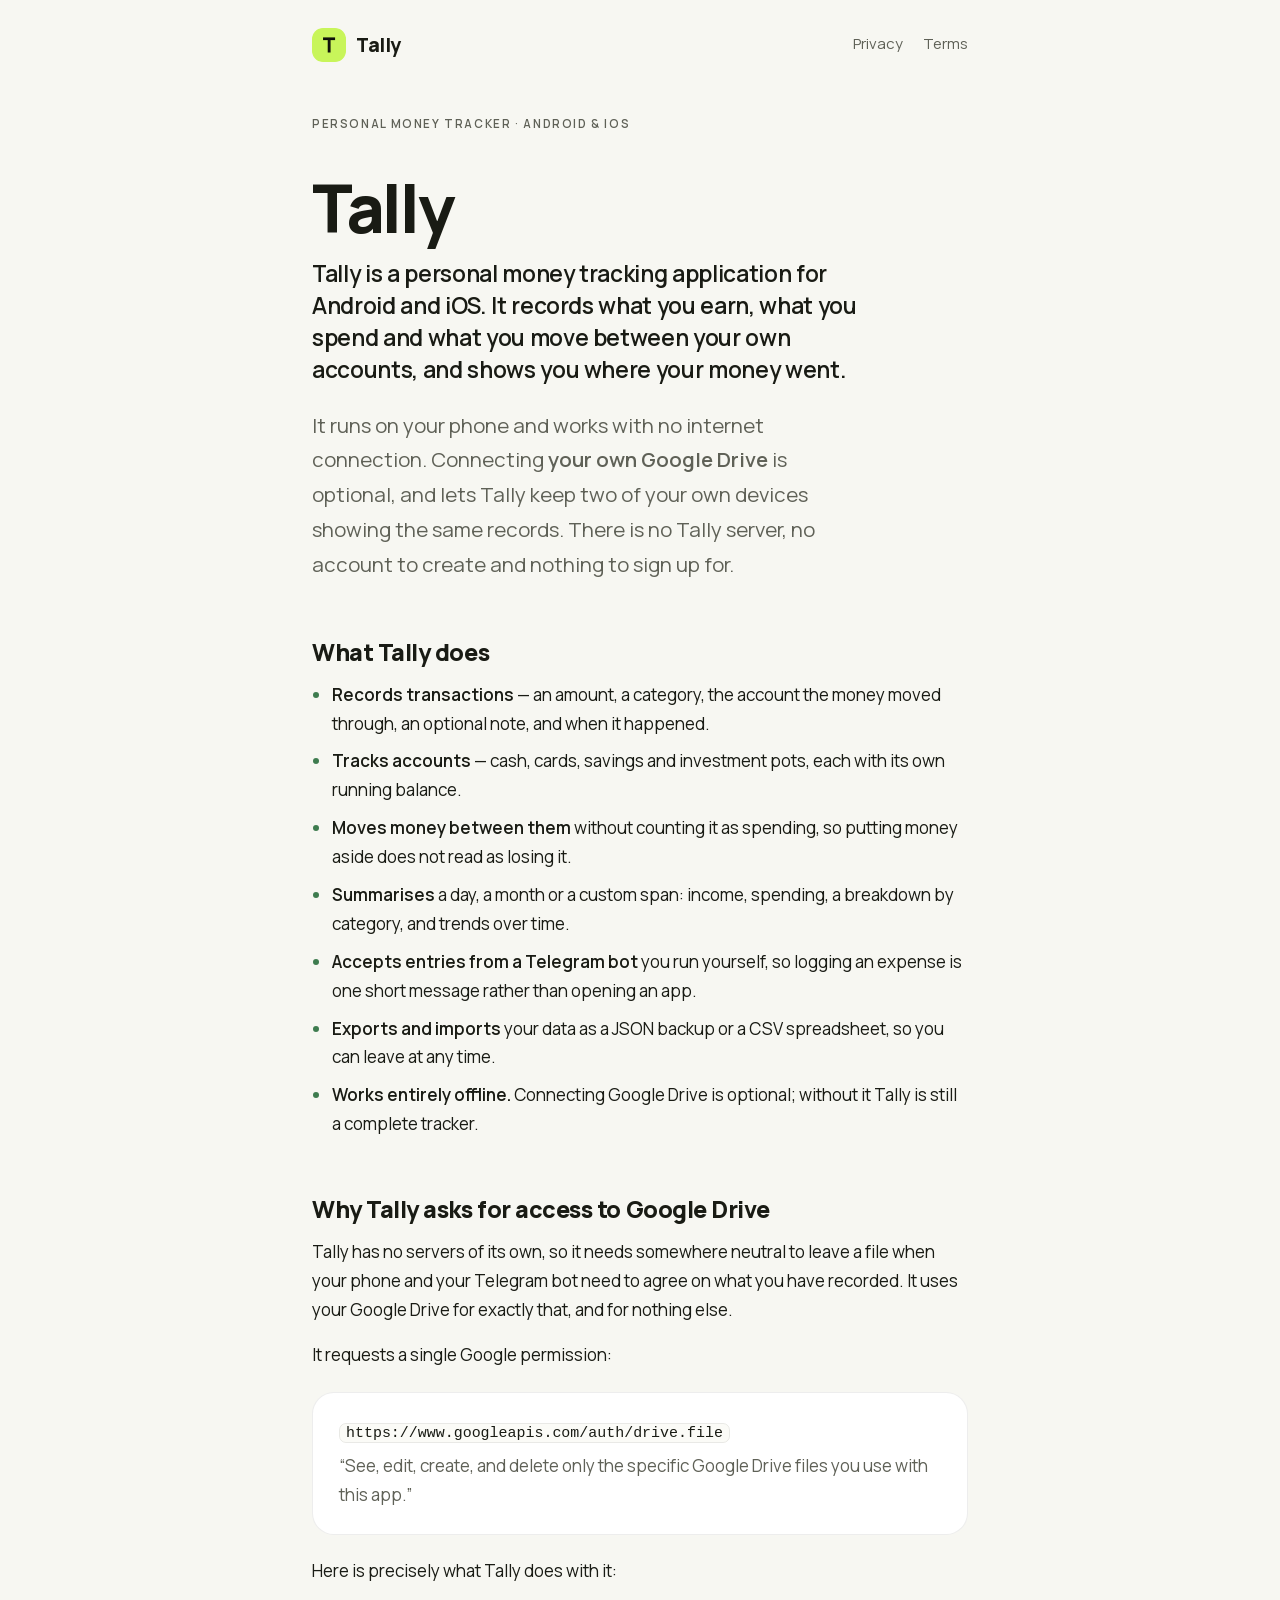
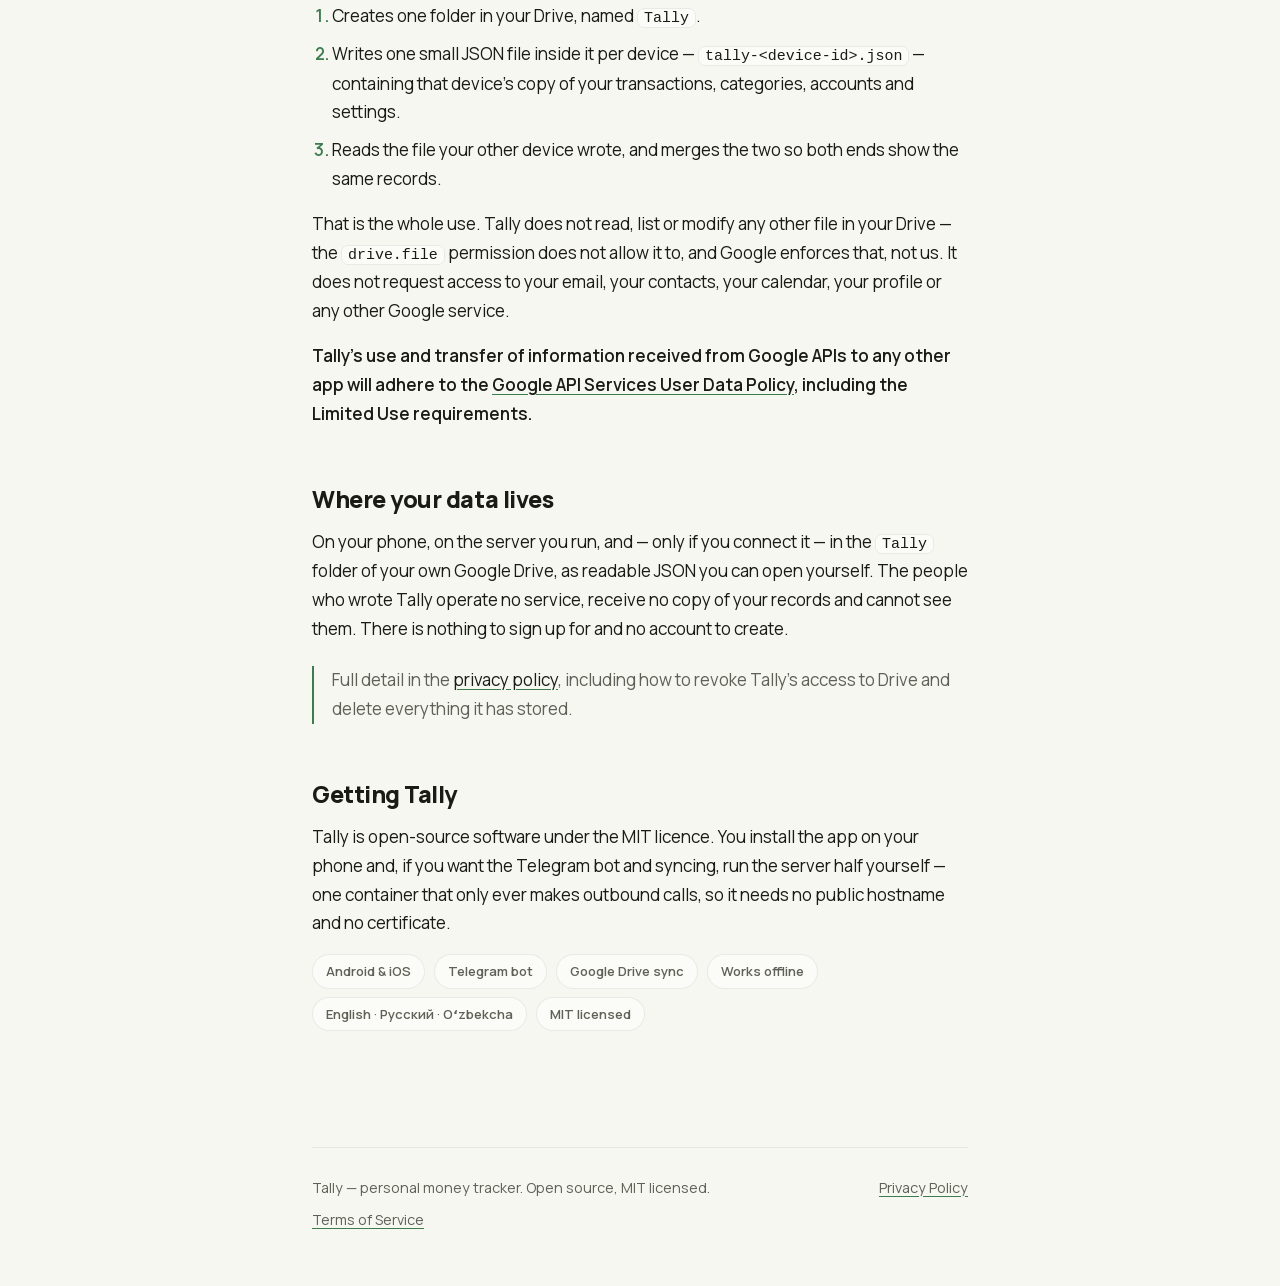
<file: site/index.html>
<!doctype html>
<html lang="en">
<head>
<meta charset="utf-8">
<meta name="viewport" content="width=device-width, initial-scale=1">
<title>Tally — personal money tracker</title>
<meta name="description" content="Tally is a personal money tracking application for Android and iOS. It records your income, expenses and transfers, and can sync them between your own devices through your own Google Drive.">
<meta name="color-scheme" content="dark light">
<meta name="application-name" content="Tally">
<meta property="og:title" content="Tally — personal money tracker">
<meta property="og:description" content="Tally records your income, expenses and transfers and shows you where your money went. It syncs through your own Google Drive.">
<meta property="og:image" content="https://tally.wapp.uz/tally-logo-512.png">
<meta property="og:url" content="https://tally.wapp.uz/">
<meta property="og:type" content="website">
<link rel="stylesheet" href="style.css">
<link rel="icon" href="tally-logo-120.png">

<!-- Google Search Console verification.
     Search Console → Add property → paste the meta tag it gives you on the
     line below, deploy, then press Verify. Google will not pass brand
     verification for an OAuth consent screen whose home page sits on a domain
     that is not verified to the same account.

     <meta name="google-site-verification" content="PASTE_TOKEN_HERE">
-->
</head>
<body>

<div class="wrap">

<header>
  <div class="bar">
    <a class="mark" href="/"><img class="glyph" src="tally-logo-120.png" width="34" height="34" alt="Tally logo"> Tally</a>
    <nav>
      <a href="/privacy">Privacy</a>
      <a href="/terms">Terms</a>
    </nav>
  </div>
</header>

<main>

  <p class="eyebrow">Personal money tracker · Android &amp; iOS</p>
  <h1>Tally</h1>

  <p class="tagline">
    Tally is a personal money tracking application for Android and iOS. It
    records what you earn, what you spend and what you move between your own
    accounts, and shows you where your money went.
  </p>

  <p class="lede">
    It runs on your phone and works with no internet connection. Connecting
    <strong>your own Google Drive</strong> is optional, and lets Tally keep two
    of your own devices showing the same records. There is no Tally server, no
    account to create and nothing to sign up for.
  </p>

  <h2>What Tally does</h2>

  <ul>
    <li><strong>Records transactions</strong> — an amount, a category, the
      account the money moved through, an optional note, and when it
      happened.</li>
    <li><strong>Tracks accounts</strong> — cash, cards, savings and investment
      pots, each with its own running balance.</li>
    <li><strong>Moves money between them</strong> without counting it as
      spending, so putting money aside does not read as losing it.</li>
    <li><strong>Summarises</strong> a day, a month or a custom span: income,
      spending, a breakdown by category, and trends over time.</li>
    <li><strong>Accepts entries from a Telegram bot</strong> you run yourself,
      so logging an expense is one short message rather than opening an
      app.</li>
    <li><strong>Exports and imports</strong> your data as a JSON backup or a
      CSV spreadsheet, so you can leave at any time.</li>
    <li><strong>Works entirely offline.</strong> Connecting Google Drive is
      optional; without it Tally is still a complete tracker.</li>
  </ul>

  <h2>Why Tally asks for access to Google Drive</h2>

  <p>
    Tally has no servers of its own, so it needs somewhere neutral to leave a
    file when your phone and your Telegram bot need to agree on what you have
    recorded. It uses your Google Drive for exactly that, and for nothing else.
  </p>

  <p>It requests a single Google permission:</p>

  <div class="card">
    <p style="margin-bottom:6px"><code>https://www.googleapis.com/auth/drive.file</code></p>
    <p style="margin-bottom:0; color:var(--text-dim)">
      “See, edit, create, and delete only the specific Google Drive files you
      use with this app.”
    </p>
  </div>

  <p>Here is precisely what Tally does with it:</p>

  <ol>
    <li>Creates one folder in your Drive, named <code>Tally</code>.</li>
    <li>Writes one small JSON file inside it per device —
      <code>tally-&lt;device-id&gt;.json</code> — containing that device's copy
      of your transactions, categories, accounts and settings.</li>
    <li>Reads the file your other device wrote, and merges the two so both
      ends show the same records.</li>
  </ol>

  <p>
    That is the whole use. Tally does not read, list or modify any other file in
    your Drive — the <code>drive.file</code> permission does not allow it to,
    and Google enforces that, not us. It does not request access to your email,
    your contacts, your calendar, your profile or any other Google service.
  </p>

  <p>
    <strong>Tally's use and transfer of information received from Google APIs to
    any other app will adhere to the
    <a href="https://developers.google.com/terms/api-services-user-data-policy" rel="noopener">Google
    API Services User Data Policy</a>, including the Limited Use
    requirements.</strong>
  </p>

  <h2>Where your data lives</h2>

  <p>
    On your phone, on the server you run, and — only if you connect it — in the
    <code>Tally</code> folder of your own Google Drive, as readable JSON you can
    open yourself. The people who wrote Tally operate no service, receive no
    copy of your records and cannot see them. There is nothing to sign up for
    and no account to create.
  </p>

  <p class="note">
    Full detail in the <a href="/privacy">privacy policy</a>, including how
    to revoke Tally's access to Drive and delete everything it has stored.
  </p>

  <h2>Getting Tally</h2>

  <p>
    Tally is open-source software under the MIT licence. You install the app on
    your phone and, if you want the Telegram bot and syncing, run the server
    half yourself — one container that only ever makes outbound calls, so it
    needs no public hostname and no certificate.
  </p>

  <p>
    <span class="pill">Android &amp; iOS</span>
    <span class="pill">Telegram bot</span>
    <span class="pill">Google Drive sync</span>
    <span class="pill">Works offline</span>
    <span class="pill">English · Русский · Oʻzbekcha</span>
    <span class="pill">MIT licensed</span>
  </p>

</main>

<footer>
  <div class="footer-row">
    <span>Tally — personal money tracker. Open source, MIT licensed.</span>
    <span class="spacer"></span>
    <a href="/privacy">Privacy Policy</a>
    <a href="/terms">Terms of Service</a>
  </div>
</footer>

</div>
</body>
</html>
</file>
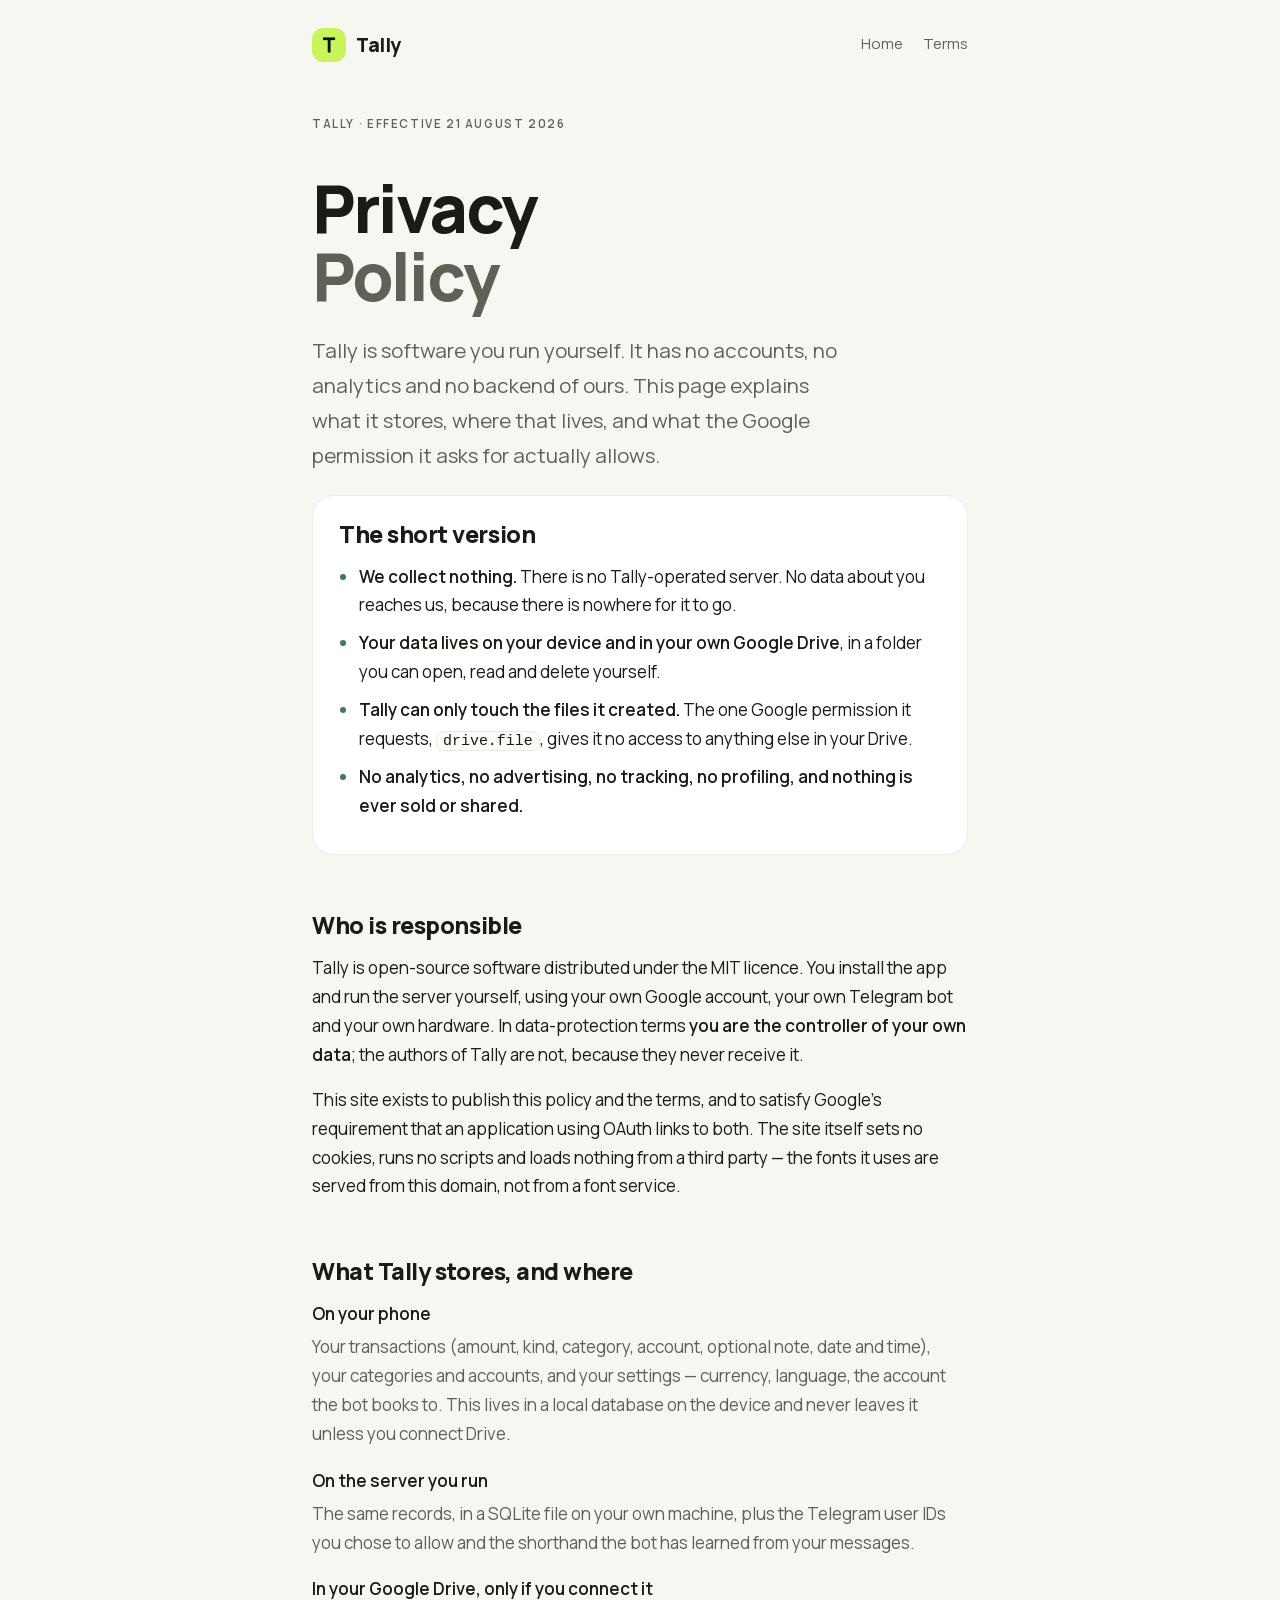
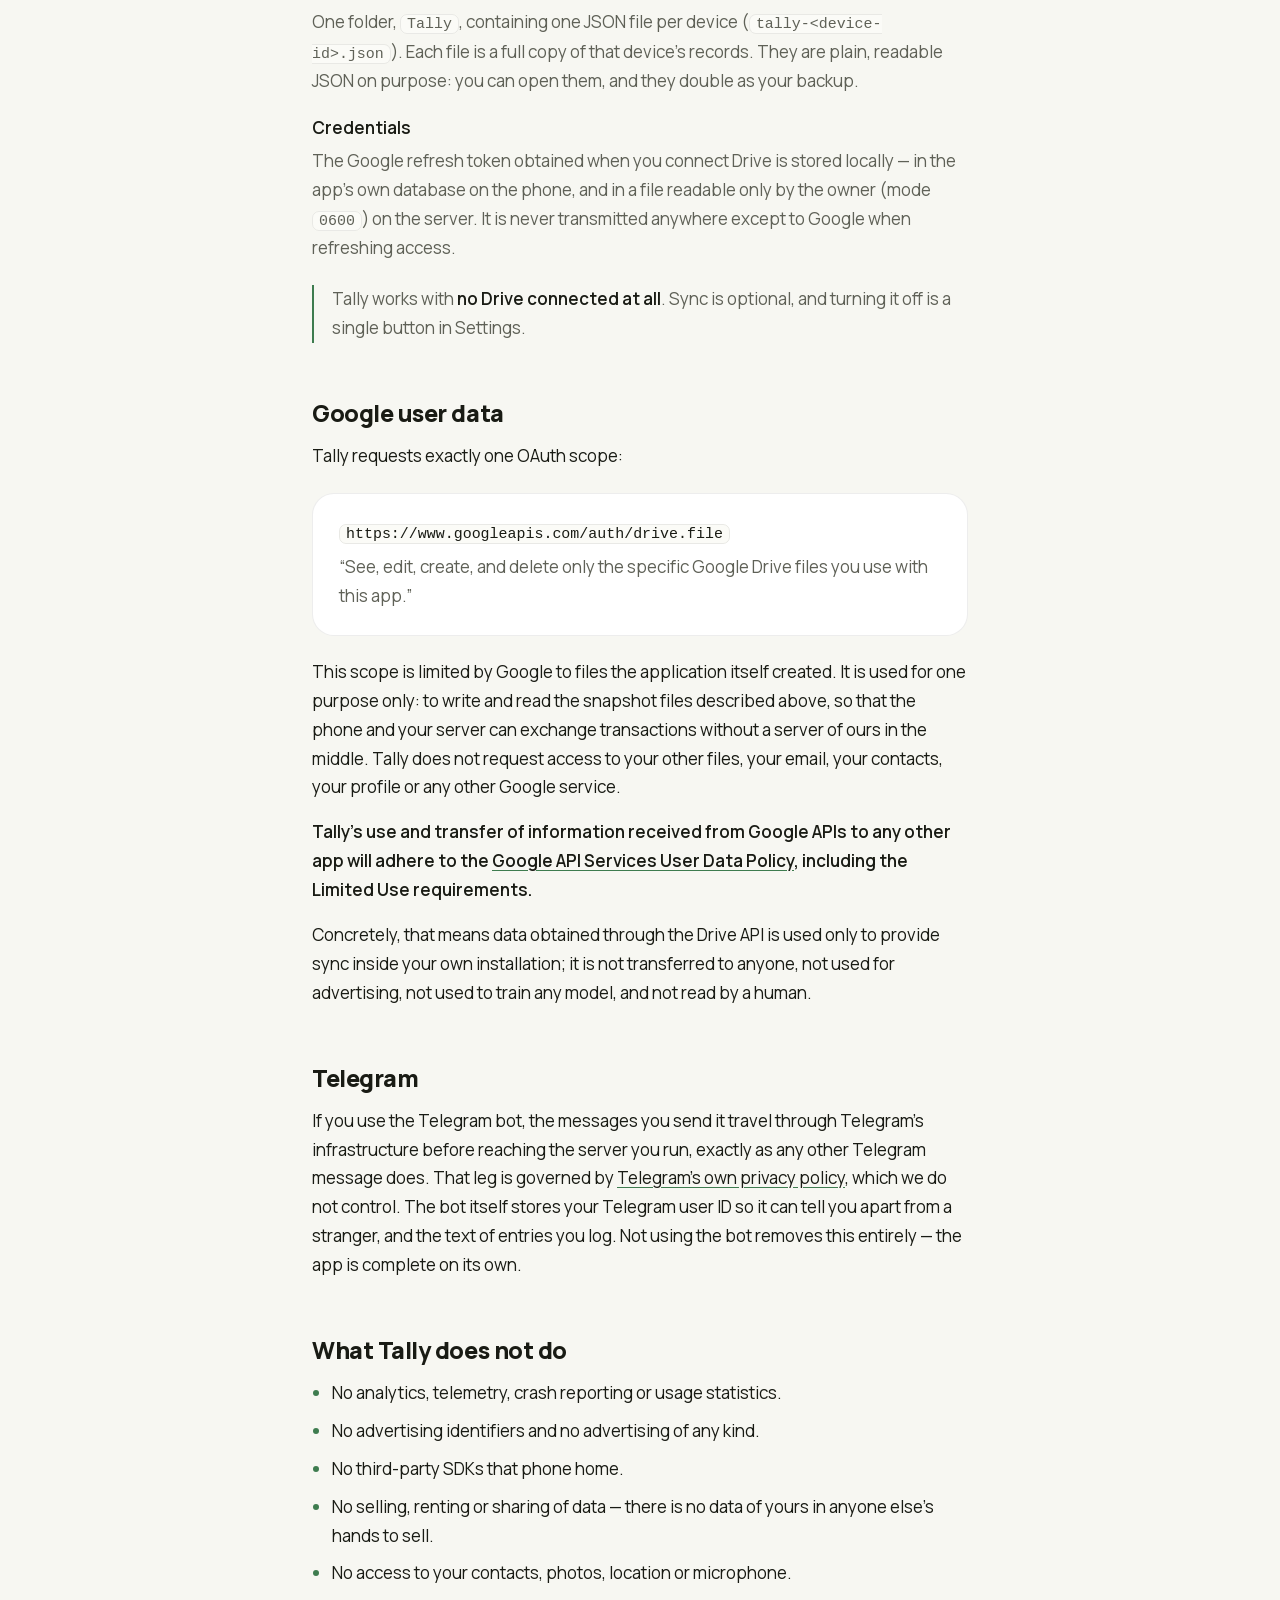
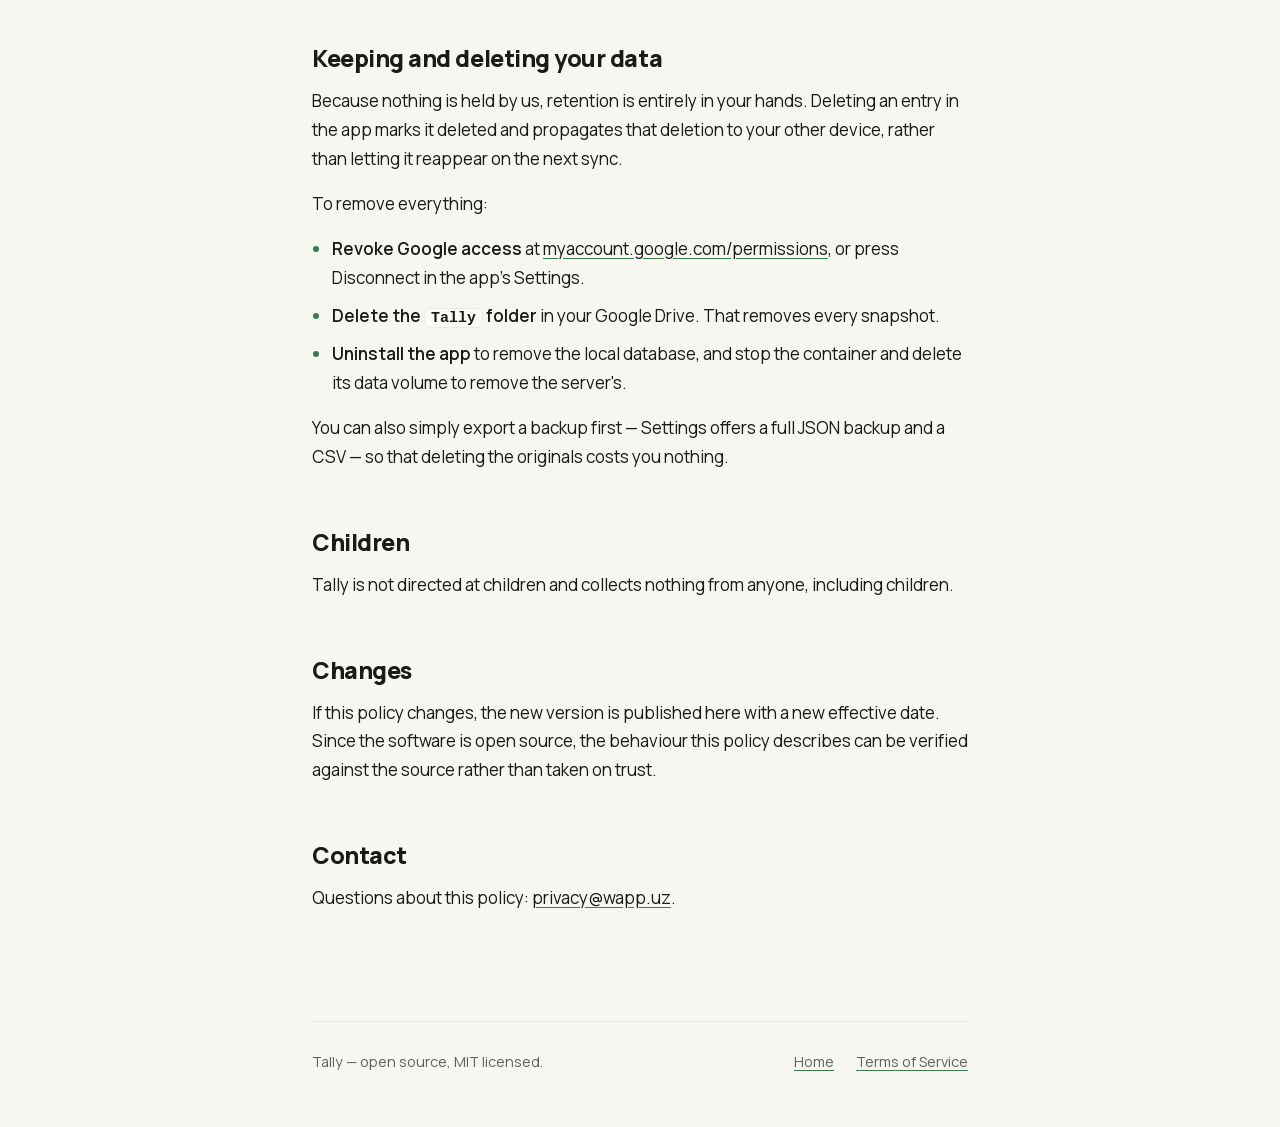
<file: site/privacy.html>
<!doctype html>
<html lang="en">
<head>
<meta charset="utf-8">
<meta name="viewport" content="width=device-width, initial-scale=1">
<title>Privacy Policy — Tally</title>
<meta name="description" content="Tally is self-hosted: your data stays on your device and in your own Google Drive. Nothing is collected, stored or transmitted to the people who wrote it.">
<meta name="color-scheme" content="dark light">
<link rel="stylesheet" href="style.css">
<link rel="icon" href="tally-logo-120.png">
</head>
<body>

<div class="wrap">

<header>
  <div class="bar">
    <a class="mark" href="/"><img class="glyph" src="tally-logo-120.png" width="34" height="34" alt="Tally logo"> Tally</a>
    <nav>
      <a href="/">Home</a>
      <a href="/terms">Terms</a>
    </nav>
  </div>
</header>

<main>

  <p class="eyebrow">Tally · Effective 21 August 2026</p>
  <h1>Privacy<br><span class="quiet">Policy</span></h1>

  <p class="lede">
    Tally is software you run yourself. It has no accounts, no analytics and no
    backend of ours. This page explains what it stores, where that lives, and
    what the Google permission it asks for actually allows.
  </p>

  <div class="card">
    <h2 style="margin-top:0">The short version</h2>
    <ul>
      <li><strong>We collect nothing.</strong> There is no Tally-operated
        server. No data about you reaches us, because there is nowhere for it
        to go.</li>
      <li><strong>Your data lives on your device and in your own Google
        Drive</strong>, in a folder you can open, read and delete yourself.</li>
      <li><strong>Tally can only touch the files it created.</strong> The one
        Google permission it requests, <code>drive.file</code>, gives it no
        access to anything else in your Drive.</li>
      <li><strong>No analytics, no advertising, no tracking, no profiling, and
        nothing is ever sold or shared.</strong></li>
    </ul>
  </div>

  <h2>Who is responsible</h2>

  <p>
    Tally is open-source software distributed under the MIT licence. You install
    the app and run the server yourself, using your own Google account, your own
    Telegram bot and your own hardware. In data-protection terms
    <strong>you are the controller of your own data</strong>; the authors of
    Tally are not, because they never receive it.
  </p>

  <p>
    This site exists to publish this policy and the terms, and to satisfy
    Google's requirement that an application using OAuth links to both. The site
    itself sets no cookies, runs no scripts and loads nothing from a third
    party — the fonts it uses are served from this domain, not from a font
    service.
  </p>

  <h2>What Tally stores, and where</h2>

  <dl>
    <dt>On your phone</dt>
    <dd>Your transactions (amount, kind, category, account, optional note,
      date and time), your categories and accounts, and your settings —
      currency, language, the account the bot books to. This lives in a local
      database on the device and never leaves it unless you connect Drive.</dd>

    <dt>On the server you run</dt>
    <dd>The same records, in a SQLite file on your own machine, plus the
      Telegram user IDs you chose to allow and the shorthand the bot has learned
      from your messages.</dd>

    <dt>In your Google Drive, only if you connect it</dt>
    <dd>One folder, <code>Tally</code>, containing one JSON file per device
      (<code>tally-&lt;device-id&gt;.json</code>). Each file is a full copy of
      that device's records. They are plain, readable JSON on purpose: you can
      open them, and they double as your backup.</dd>

    <dt>Credentials</dt>
    <dd>The Google refresh token obtained when you connect Drive is stored
      locally — in the app's own database on the phone, and in a file readable
      only by the owner (mode <code>0600</code>) on the server. It is never
      transmitted anywhere except to Google when refreshing access.</dd>
  </dl>

  <p class="note">
    Tally works with <strong>no Drive connected at all</strong>. Sync is
    optional, and turning it off is a single button in Settings.
  </p>

  <h2>Google user data</h2>

  <p>
    Tally requests exactly one OAuth scope:
  </p>

  <div class="card">
    <p style="margin-bottom:6px"><code>https://www.googleapis.com/auth/drive.file</code></p>
    <p style="margin-bottom:0; color:var(--text-dim)">
      “See, edit, create, and delete only the specific Google Drive files you
      use with this app.”
    </p>
  </div>

  <p>
    This scope is limited by Google to files the application itself created. It
    is used for one purpose only: to write and read the snapshot files described
    above, so that the phone and your server can exchange transactions without a
    server of ours in the middle. Tally does not request access to your other
    files, your email, your contacts, your profile or any other Google service.
  </p>

  <p>
    <strong>Tally's use and transfer of information received from Google APIs to
    any other app will adhere to the
    <a href="https://developers.google.com/terms/api-services-user-data-policy" rel="noopener">Google
    API Services User Data Policy</a>, including the Limited Use
    requirements.</strong>
  </p>

  <p>
    Concretely, that means data obtained through the Drive API is used only to
    provide sync inside your own installation; it is not transferred to anyone,
    not used for advertising, not used to train any model, and not read by a
    human.
  </p>

  <h2>Telegram</h2>

  <p>
    If you use the Telegram bot, the messages you send it travel through
    Telegram's infrastructure before reaching the server you run, exactly as any
    other Telegram message does. That leg is governed by
    <a href="https://telegram.org/privacy" rel="noopener">Telegram's own privacy
    policy</a>, which we do not control. The bot itself stores your Telegram
    user ID so it can tell you apart from a stranger, and the text of entries you
    log. Not using the bot removes this entirely — the app is complete on its
    own.
  </p>

  <h2>What Tally does not do</h2>

  <ul>
    <li>No analytics, telemetry, crash reporting or usage statistics.</li>
    <li>No advertising identifiers and no advertising of any kind.</li>
    <li>No third-party SDKs that phone home.</li>
    <li>No selling, renting or sharing of data — there is no data of yours in
      anyone else's hands to sell.</li>
    <li>No access to your contacts, photos, location or microphone.</li>
  </ul>

  <h2>Keeping and deleting your data</h2>

  <p>
    Because nothing is held by us, retention is entirely in your hands. Deleting
    an entry in the app marks it deleted and propagates that deletion to your
    other device, rather than letting it reappear on the next sync.
  </p>

  <p>To remove everything:</p>

  <ul>
    <li><strong>Revoke Google access</strong> at
      <a href="https://myaccount.google.com/permissions" rel="noopener">myaccount.google.com/permissions</a>,
      or press Disconnect in the app's Settings.</li>
    <li><strong>Delete the <code>Tally</code> folder</strong> in your Google
      Drive. That removes every snapshot.</li>
    <li><strong>Uninstall the app</strong> to remove the local database, and
      stop the container and delete its data volume to remove the server's.</li>
  </ul>

  <p>
    You can also simply export a backup first — Settings offers a full JSON
    backup and a CSV — so that deleting the originals costs you nothing.
  </p>

  <h2>Children</h2>

  <p>
    Tally is not directed at children and collects nothing from anyone,
    including children.
  </p>

  <h2>Changes</h2>

  <p>
    If this policy changes, the new version is published here with a new
    effective date. Since the software is open source, the behaviour this policy
    describes can be verified against the source rather than taken on trust.
  </p>

  <h2>Contact</h2>

  <p>
    Questions about this policy: <a href="mailto:privacy@wapp.uz">privacy@wapp.uz</a>.
  </p>

</main>

<footer>
  <div class="footer-row">
    <span>Tally — open source, MIT licensed.</span>
    <span class="spacer"></span>
    <a href="/">Home</a>
    <a href="/terms">Terms of Service</a>
  </div>
</footer>

</div>
</body>
</html>
</file>
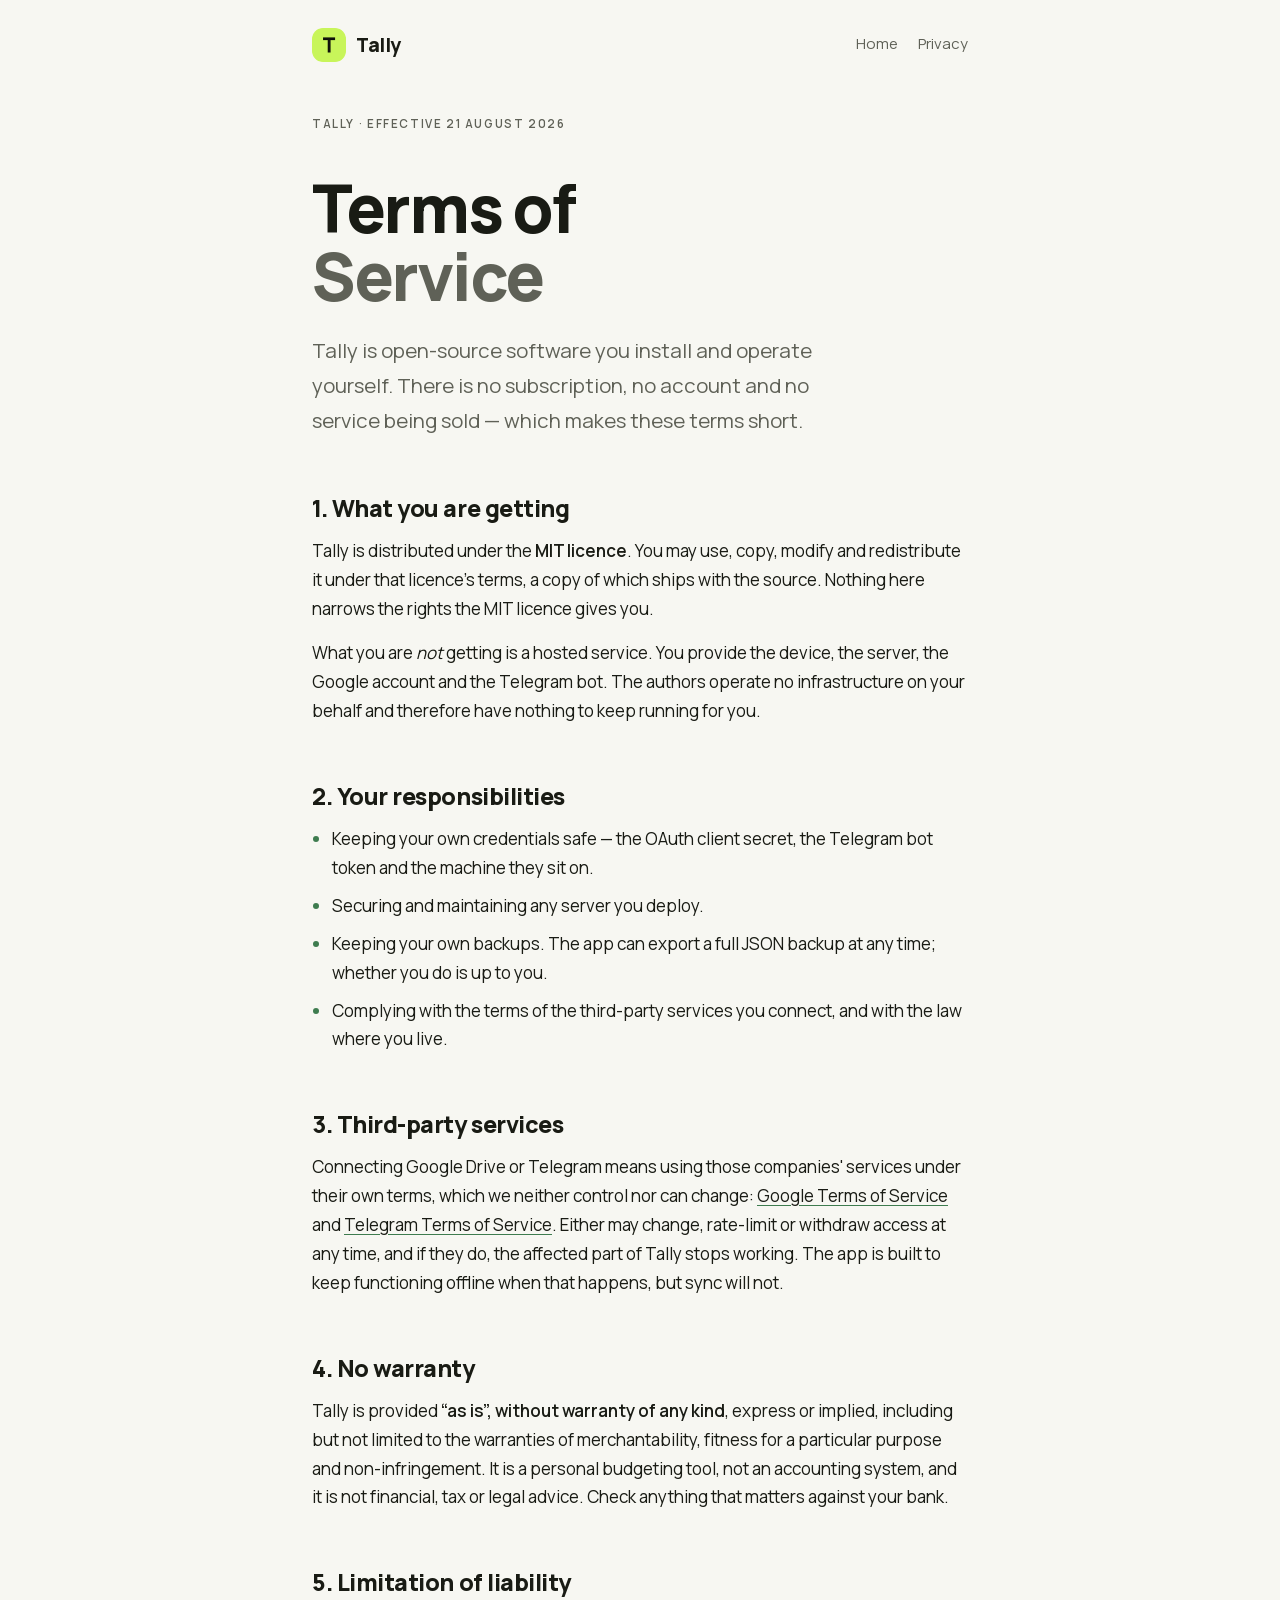
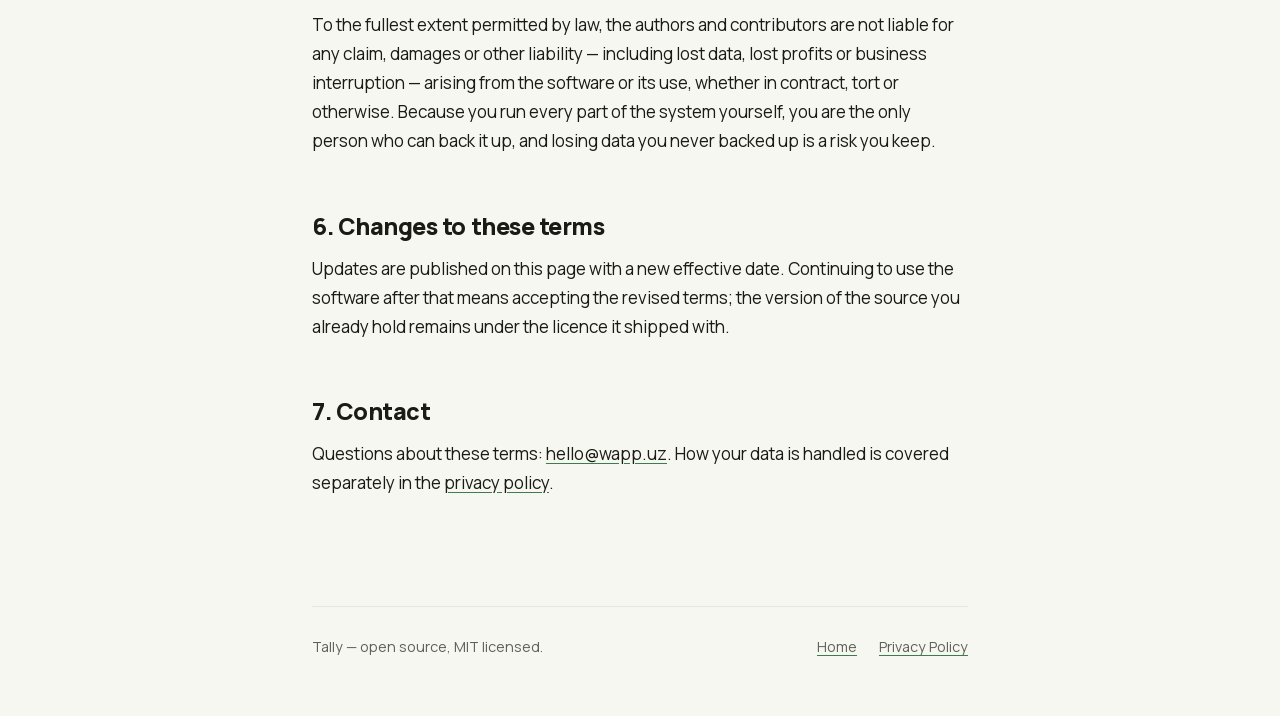
<file: site/terms.html>
<!doctype html>
<html lang="en">
<head>
<meta charset="utf-8">
<meta name="viewport" content="width=device-width, initial-scale=1">
<title>Terms of Service — Tally</title>
<meta name="description" content="Tally is MIT-licensed software you run yourself, provided as is. These terms cover what that means for you and for the people who wrote it.">
<meta name="color-scheme" content="dark light">
<link rel="stylesheet" href="style.css">
<link rel="icon" href="tally-logo-120.png">
</head>
<body>

<div class="wrap">

<header>
  <div class="bar">
    <a class="mark" href="/"><img class="glyph" src="tally-logo-120.png" width="34" height="34" alt="Tally logo"> Tally</a>
    <nav>
      <a href="/">Home</a>
      <a href="/privacy">Privacy</a>
    </nav>
  </div>
</header>

<main>

  <p class="eyebrow">Tally · Effective 21 August 2026</p>
  <h1>Terms of<br><span class="quiet">Service</span></h1>

  <p class="lede">
    Tally is open-source software you install and operate yourself. There is no
    subscription, no account and no service being sold — which makes these terms
    short.
  </p>

  <h2>1. What you are getting</h2>

  <p>
    Tally is distributed under the <strong>MIT licence</strong>. You may use,
    copy, modify and redistribute it under that licence's terms, a copy of which
    ships with the source. Nothing here narrows the rights the MIT licence gives
    you.
  </p>

  <p>
    What you are <em>not</em> getting is a hosted service. You provide the
    device, the server, the Google account and the Telegram bot. The authors
    operate no infrastructure on your behalf and therefore have nothing to keep
    running for you.
  </p>

  <h2>2. Your responsibilities</h2>

  <ul>
    <li>Keeping your own credentials safe — the OAuth client secret, the
      Telegram bot token and the machine they sit on.</li>
    <li>Securing and maintaining any server you deploy.</li>
    <li>Keeping your own backups. The app can export a full JSON backup at any
      time; whether you do is up to you.</li>
    <li>Complying with the terms of the third-party services you connect, and
      with the law where you live.</li>
  </ul>

  <h2>3. Third-party services</h2>

  <p>
    Connecting Google Drive or Telegram means using those companies' services
    under their own terms, which we neither control nor can change:
    <a href="https://policies.google.com/terms" rel="noopener">Google Terms of Service</a>
    and
    <a href="https://telegram.org/tos" rel="noopener">Telegram Terms of Service</a>.
    Either may change, rate-limit or withdraw access at any time, and if they do,
    the affected part of Tally stops working. The app is built to keep
    functioning offline when that happens, but sync will not.
  </p>

  <h2>4. No warranty</h2>

  <p>
    Tally is provided <strong>“as is”, without warranty of any kind</strong>,
    express or implied, including but not limited to the warranties of
    merchantability, fitness for a particular purpose and non-infringement. It
    is a personal budgeting tool, not an accounting system, and it is not
    financial, tax or legal advice. Check anything that matters against your
    bank.
  </p>

  <h2>5. Limitation of liability</h2>

  <p>
    To the fullest extent permitted by law, the authors and contributors are not
    liable for any claim, damages or other liability — including lost data, lost
    profits or business interruption — arising from the software or its use,
    whether in contract, tort or otherwise. Because you run every part of the
    system yourself, you are the only person who can back it up, and losing data
    you never backed up is a risk you keep.
  </p>

  <h2>6. Changes to these terms</h2>

  <p>
    Updates are published on this page with a new effective date. Continuing to
    use the software after that means accepting the revised terms; the version
    of the source you already hold remains under the licence it shipped with.
  </p>

  <h2>7. Contact</h2>

  <p>
    Questions about these terms: <a href="mailto:hello@wapp.uz">hello@wapp.uz</a>.
    How your data is handled is covered separately in the
    <a href="/privacy">privacy policy</a>.
  </p>

</main>

<footer>
  <div class="footer-row">
    <span>Tally — open source, MIT licensed.</span>
    <span class="spacer"></span>
    <a href="/">Home</a>
    <a href="/privacy">Privacy Policy</a>
  </div>
</footer>

</div>
</body>
</html>
</file>
<file: site/style.css>
/* Tally — the "calm ledger" design language from docs/DESIGN.md, on the web.
   Dark-first, one lime accent, oversized type contrast, hairline borders.
   Everything is local: no CDN, no webfont service, no analytics. A privacy
   page that phones a third party to render itself is not one. */

@font-face {
  font-family: 'Manrope';
  src: url('fonts/Manrope-Regular.ttf') format('truetype');
  font-weight: 400;
  font-display: swap;
}
@font-face {
  font-family: 'Manrope';
  src: url('fonts/Manrope-SemiBold.ttf') format('truetype');
  font-weight: 600;
  font-display: swap;
}
@font-face {
  font-family: 'Manrope';
  src: url('fonts/Manrope-ExtraBold.ttf') format('truetype');
  font-weight: 800;
  font-display: swap;
}

:root {
  --bg: #0e0f0c;
  --surface: #171814;
  --surface-raised: #1e201a;
  --border: #ffffff14;
  --text: #f4f5ef;
  --text-dim: #9a9c92;
  --accent: #c8f55a;
  --on-accent: #10120b;
  --radius: 22px;
  --measure: 44rem;
}

@media (prefers-color-scheme: light) {
  :root {
    --bg: #f7f7f2;
    --surface: #ffffff;
    --surface-raised: #fbfbf7;
    --border: #00000012;
    --text: #191b14;
    --text-dim: #5f6157;
    --accent: #3e7c4f;
    --on-accent: #ffffff;
  }
}

*, *::before, *::after { box-sizing: border-box; }

html { -webkit-text-size-adjust: 100%; }

body {
  margin: 0;
  background: var(--bg);
  color: var(--text);
  font-family: 'Manrope', ui-sans-serif, system-ui, -apple-system,
    'Segoe UI', Roboto, sans-serif;
  font-size: 17px;
  line-height: 1.7;
  font-weight: 400;
  -webkit-font-smoothing: antialiased;
}

.wrap {
  max-width: var(--measure);
  margin: 0 auto;
  padding: 0 24px;
}

/* ---- header ------------------------------------------------------------ */

header {
  padding: 28px 0 8px;
}

.bar {
  display: flex;
  align-items: center;
  gap: 12px;
  flex-wrap: wrap;
}

.mark {
  display: flex;
  align-items: center;
  gap: 10px;
  text-decoration: none;
  color: inherit;
  font-weight: 800;
  font-size: 19px;
  letter-spacing: -0.02em;
}

.mark .glyph:not(img) {
  width: 34px;
  height: 34px;
  border-radius: 11px;
  background: var(--accent);
  color: var(--on-accent);
  display: grid;
  place-items: center;
  font-weight: 800;
  font-size: 17px;
}

nav {
  margin-left: auto;
  display: flex;
  gap: 20px;
  font-size: 15px;
}

nav a {
  color: var(--text-dim);
  text-decoration: none;
  border-bottom: 1px solid transparent;
  padding-bottom: 2px;
}
nav a:hover, nav a:focus-visible { color: var(--text); border-color: var(--accent); }

/* ---- type -------------------------------------------------------------- */

h1 {
  font-weight: 800;
  letter-spacing: -0.035em;
  line-height: 1.05;
  font-size: clamp(2.6rem, 8vw, 4.1rem);
  margin: 40px 0 0;
  text-wrap: balance;
}

h1 .quiet { color: var(--text-dim); }

/* The sentence directly under the app name, and the most important one on the
   site: it is what a reviewer reads to answer "what is this app for?". Full
   ink, not the dim colour, and set below the name so the NAME still wins. */
.tagline {
  font-weight: 600;
  letter-spacing: -0.015em;
  line-height: 1.4;
  font-size: clamp(1.15rem, 2.9vw, 1.42rem);
  color: var(--text);
  margin: 16px 0 0;
  max-width: 36rem;
  text-wrap: pretty;
}

/* The header mark is an <img> of the same file uploaded to the OAuth consent
   screen, so the branding is identical on both. */
img.glyph { border-radius: 11px; display: block; }

.lede {
  font-size: clamp(1.05rem, 2.6vw, 1.28rem);
  color: var(--text-dim);
  margin: 22px 0 0;
  max-width: 34rem;
  text-wrap: pretty;
}

h2 {
  font-weight: 800;
  letter-spacing: -0.02em;
  font-size: 1.45rem;
  line-height: 1.25;
  margin: 56px 0 14px;
  text-wrap: balance;
}

h3 {
  font-weight: 600;
  font-size: 1.05rem;
  margin: 32px 0 8px;
  letter-spacing: -0.01em;
}

p { margin: 0 0 16px; text-wrap: pretty; }

/* When the date line opens the page it needs the space h1 would have taken,
   or it reads as a second line of the header bar. */
main > .eyebrow:first-child { margin-top: 44px; }

.eyebrow {
  text-transform: uppercase;
  letter-spacing: 0.14em;
  font-size: 0.72rem;
  font-weight: 600;
  color: var(--text-dim);
  margin: 0 0 6px;
}

a { color: var(--text); text-decoration-color: var(--accent); text-underline-offset: 3px; }
a:hover { text-decoration-thickness: 2px; }

strong { font-weight: 600; }

code {
  font-family: ui-monospace, SFMono-Regular, Menlo, monospace;
  font-size: 0.88em;
  background: var(--surface-raised);
  border: 1px solid var(--border);
  border-radius: 7px;
  padding: 1px 6px;
  word-break: break-word;
}

ul, ol { margin: 0 0 16px; padding-left: 1.25rem; }
li { margin-bottom: 9px; }
li::marker { color: var(--accent); font-weight: 600; }
ol { counter-reset: none; }

/* ---- blocks ------------------------------------------------------------ */

.card {
  background: var(--surface);
  border: 1px solid var(--border);
  border-radius: var(--radius);
  padding: 24px 26px;
  margin: 22px 0;
}

.card :where(h2, h3):first-child { margin-top: 0; }
.card p:last-child, .card ul:last-child { margin-bottom: 0; }

/* Three across, then one per row. An auto-fit track wrapped 2 + 1 at the
   measure this page uses, which leaves a hole where the third card should be. */
.grid {
  display: grid;
  gap: 14px;
  grid-template-columns: repeat(3, 1fr);
  margin: 26px 0;
}

/* The three cards break out past the prose measure. A third of a 44rem column
   is four words a line, which is not reading. */
@media (min-width: 56rem) {
  .grid {
    width: calc(100% + 7rem);
    margin-inline: -3.5rem;
  }
}

@media (max-width: 46rem) {
  .grid { grid-template-columns: 1fr; }
}

.grid .card { margin: 0; padding: 22px; }

.grid h3 { margin: 0 0 6px; font-weight: 800; letter-spacing: -0.01em; }
.grid p { color: var(--text-dim); font-size: 0.95rem; margin: 0; }

.emoji { font-size: 1.5rem; line-height: 1; display: block; margin-bottom: 12px; }

.pill {
  display: inline-block;
  background: var(--surface-raised);
  border: 1px solid var(--border);
  border-radius: 999px;
  padding: 5px 13px;
  font-size: 0.82rem;
  font-weight: 600;
  color: var(--text-dim);
  margin: 0 6px 8px 0;
}

.note {
  border-left: 2px solid var(--accent);
  padding-left: 18px;
  margin: 22px 0;
  color: var(--text-dim);
}

.note strong { color: var(--text); }

dl { margin: 0; }
dt { font-weight: 600; margin-top: 18px; }
dt:first-child { margin-top: 0; }
dd { margin: 4px 0 0; color: var(--text-dim); }

/* ---- footer ------------------------------------------------------------ */

footer {
  margin-top: 84px;
  border-top: 1px solid var(--border);
  padding: 28px 0 56px;
  color: var(--text-dim);
  font-size: 0.9rem;
}

footer a { color: var(--text-dim); }

.footer-row {
  display: flex;
  gap: 8px 22px;
  flex-wrap: wrap;
  align-items: baseline;
}

.footer-row .spacer { margin-left: auto; }

main { padding-bottom: 8px; }

:target { scroll-margin-top: 24px; }

@media (max-width: 34rem) {
  body { font-size: 16px; }
  .card { padding: 20px; }
}
</file>
